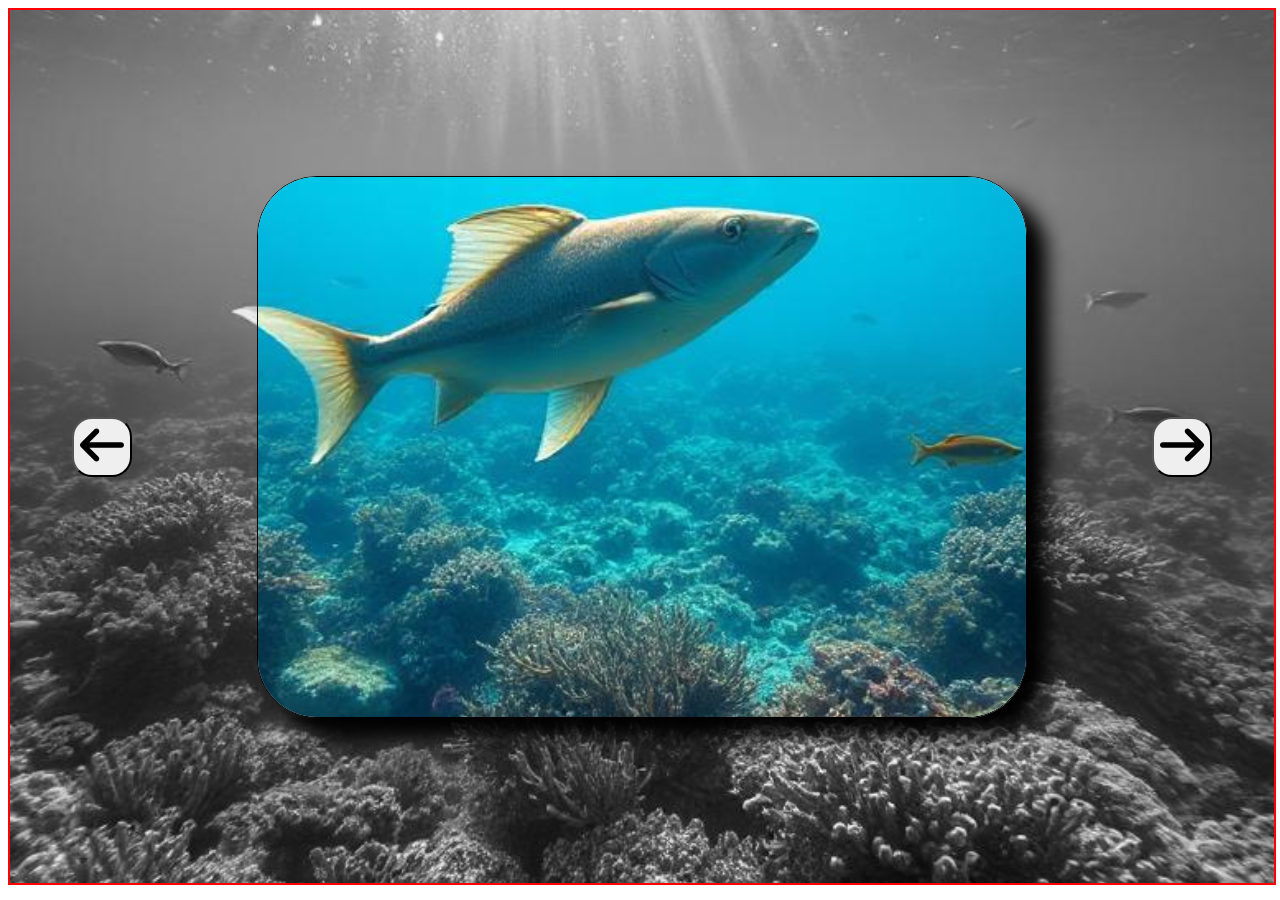
<file: Web_Components/Background Image Slider/index.html>
<!DOCTYPE html>
<html lang="en">
<head>
    <meta charset="UTF-8">
    <meta name="viewport" content="width=device-width, initial-scale=1.0">
    <meta name="author" content="RohitxThakare">
    <title>Background Image Slider</title>
    <link rel="stylesheet" href="style.css">
    <link rel="shortcut icon" href="images-icons/favicon.ico" type="image/x-icon">
</head>
<body>
    <div class="wrapper">
        <button class="btn left"><svg xmlns="http://www.w3.org/2000/svg" viewBox="0 0 512 512">
                <path
                    d="M9.4 233.4c-12.5 12.5-12.5 32.8 0 45.3l160 160c12.5 12.5 32.8 12.5 45.3 0s12.5-32.8 0-45.3L109.3 288 480 288c17.7 0 32-14.3 32-32s-14.3-32-32-32l-370.7 0 105.4-105.4c12.5-12.5 12.5-32.8 0-45.3s-32.8-12.5-45.3 0l-160 160z" />
            </svg></button>

        <div class="image-slider">
            <div class="slide active" style="background-image: url(images-icons/01.jpg);"></div>
            <div class="slide" style="background-image: url(images-icons/02.jpg);"></div>
            <div class="slide" style="background-image: url(images-icons/03.jpg);"></div>
            <div class="slide" style="background-image: url(images-icons/04.jpg);"></div>
            <div class="slide" style="background-image: url(images-icons/05.jpg);"></div>
        </div>

        <button class="btn right"><svg xmlns="http://www.w3.org/2000/svg" viewBox="0 0 512 512">
                <path
                    d="M502.6 278.6c12.5-12.5 12.5-32.8 0-45.3l-160-160c-12.5-12.5-32.8-12.5-45.3 0s-12.5 32.8 0 45.3L402.7 224 32 224c-17.7 0-32 14.3-32 32s14.3 32 32 32l370.7 0-105.4 105.4c-12.5 12.5-12.5 32.8 0 45.3s32.8 12.5 45.3 0l160-160z" />
            </svg></button>
    </div>

    <script src="script.js"></script>
</body>
</html>
</file>
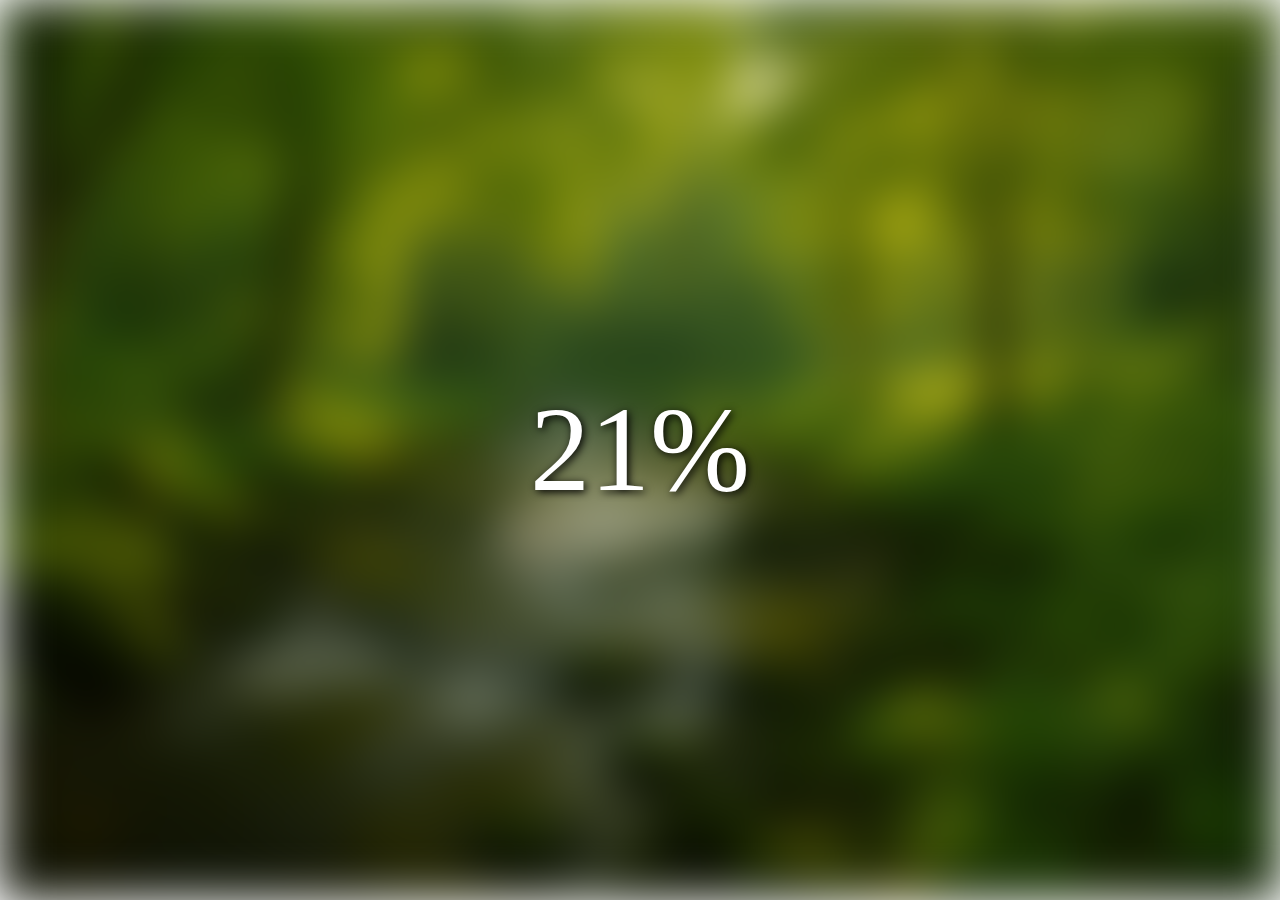
<file: Web_Components/Blurry Loading/index.html>
<!DOCTYPE html>
<html lang="en">

<head>
    <meta charset="UTF-8">
    <meta name="viewport" content="width=device-width, initial-scale=1.0">
    <meta name="author" content="RohitxThakare">
    <title>Blurry Loading</title>
    <link rel="stylesheet" href="style.css">
    <link rel="shortcut icon" href="images-icons/favicon.ico" type="image/x-icon">
</head>

<body>
    <div class="container">
        <img src="images-icons/nature.png" alt="lake" class="image">
        <div class="loading">0%</div>
    </div>
    <script src="script.js"></script>
</body>

</html>
</file>
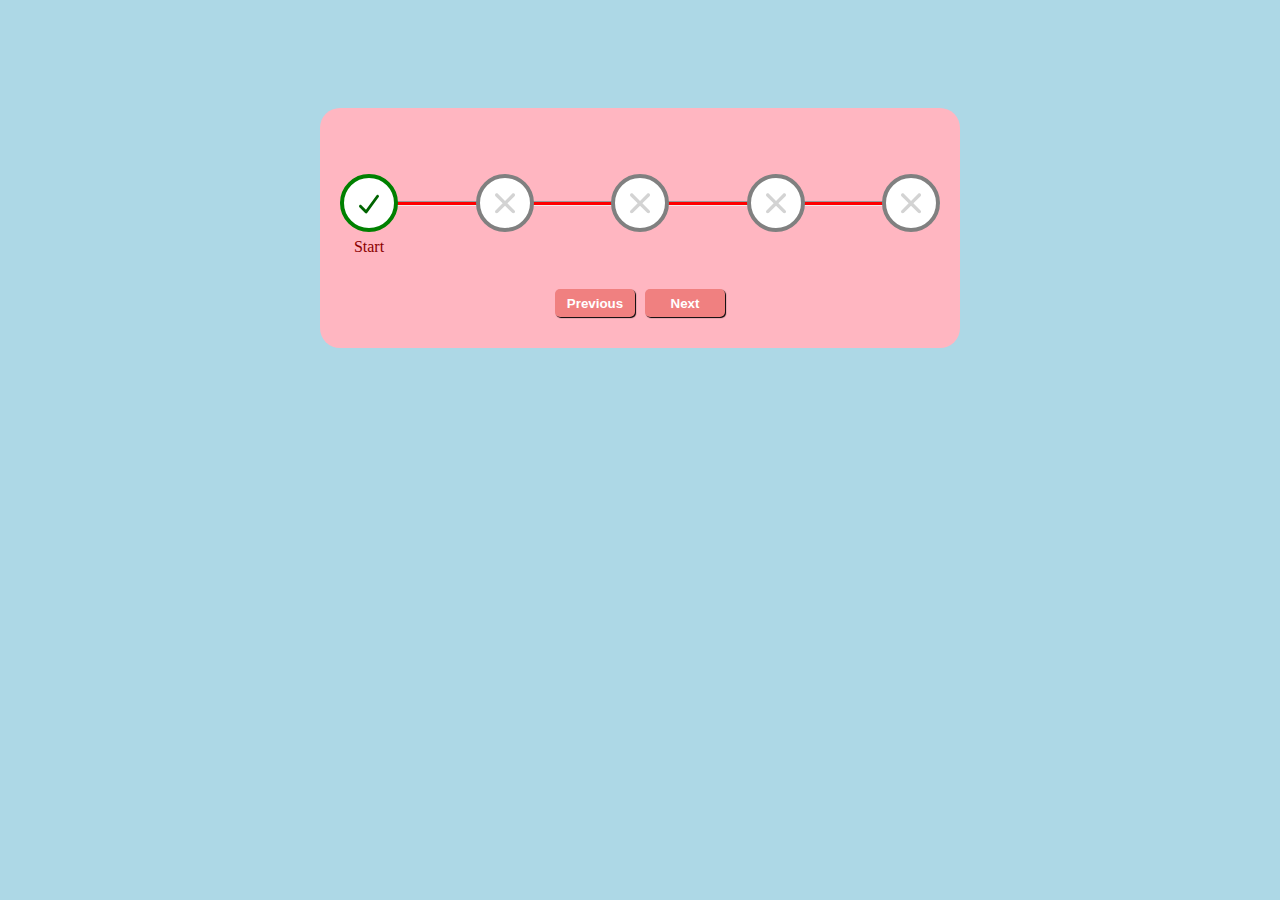
<file: Web_Components/Progress Steps/index.html>
<!DOCTYPE html>
<html lang="en">
<head>
    <meta charset="UTF-8">
    <meta name="viewport" content="width=device-width, initial-scale=1.0">
    <title>Document</title>
    <link rel="stylesheet" href="style.css">
</head>
<body>
    <div class="wrapper">
        <div class="progress">
            <hr class="backline">
            <hr class="frontline">
            <div class="step checked">
                <svg xmlns="http://www.w3.org/2000/svg" viewBox="0 0 448 512" width="20px" fill="darkgreen"><path d="M434.8 70.1c14.3 10.4 17.5 30.4 7.1 44.7l-256 352c-5.5 7.6-14 12.3-23.4 13.1s-18.5-2.7-25.1-9.3l-128-128c-12.5-12.5-12.5-32.8 0-45.3s32.8-12.5 45.3 0l101.5 101.5 234-321.7c10.4-14.3 30.4-17.5 44.7-7.1z"/></svg>
                <span>Start</span>
            </div>

            <div class="step">
                <svg xmlns="http://www.w3.org/2000/svg" viewBox="0 0 384 512" width="20px" fill="lightgrey"><path d="M55.1 73.4c-12.5-12.5-32.8-12.5-45.3 0s-12.5 32.8 0 45.3L147.2 256 9.9 393.4c-12.5 12.5-12.5 32.8 0 45.3s32.8 12.5 45.3 0L192.5 301.3 329.9 438.6c12.5 12.5 32.8 12.5 45.3 0s12.5-32.8 0-45.3L237.8 256 375.1 118.6c12.5-12.5 12.5-32.8 0-45.3s-32.8-12.5-45.3 0L192.5 210.7 55.1 73.4z"/></svg>
            </div>

            <div class="step">
                <svg xmlns="http://www.w3.org/2000/svg" viewBox="0 0 384 512" width="20px" fill="lightgrey"><path d="M55.1 73.4c-12.5-12.5-32.8-12.5-45.3 0s-12.5 32.8 0 45.3L147.2 256 9.9 393.4c-12.5 12.5-12.5 32.8 0 45.3s32.8 12.5 45.3 0L192.5 301.3 329.9 438.6c12.5 12.5 32.8 12.5 45.3 0s12.5-32.8 0-45.3L237.8 256 375.1 118.6c12.5-12.5 12.5-32.8 0-45.3s-32.8-12.5-45.3 0L192.5 210.7 55.1 73.4z"/></svg>
            </div>

            <div class="step">
                <svg xmlns="http://www.w3.org/2000/svg" viewBox="0 0 384 512" width="20px" fill="lightgrey"><path d="M55.1 73.4c-12.5-12.5-32.8-12.5-45.3 0s-12.5 32.8 0 45.3L147.2 256 9.9 393.4c-12.5 12.5-12.5 32.8 0 45.3s32.8 12.5 45.3 0L192.5 301.3 329.9 438.6c12.5 12.5 32.8 12.5 45.3 0s12.5-32.8 0-45.3L237.8 256 375.1 118.6c12.5-12.5 12.5-32.8 0-45.3s-32.8-12.5-45.3 0L192.5 210.7 55.1 73.4z"/></svg>
            </div>

            <div class="step">
                <svg xmlns="http://www.w3.org/2000/svg" viewBox="0 0 384 512" width="20px" fill="lightgrey"><path d="M55.1 73.4c-12.5-12.5-32.8-12.5-45.3 0s-12.5 32.8 0 45.3L147.2 256 9.9 393.4c-12.5 12.5-12.5 32.8 0 45.3s32.8 12.5 45.3 0L192.5 301.3 329.9 438.6c12.5 12.5 32.8 12.5 45.3 0s12.5-32.8 0-45.3L237.8 256 375.1 118.6c12.5-12.5 12.5-32.8 0-45.3s-32.8-12.5-45.3 0L192.5 210.7 55.1 73.4z"/></svg>
            </div>
        </div>

        <div class="btns">
            <button class="prev btn">Previous</button>
            <button class="next btn">Next</button>
        </div>
    </div>

    <script src="script.js"></script>
</body>
</html>
</file>
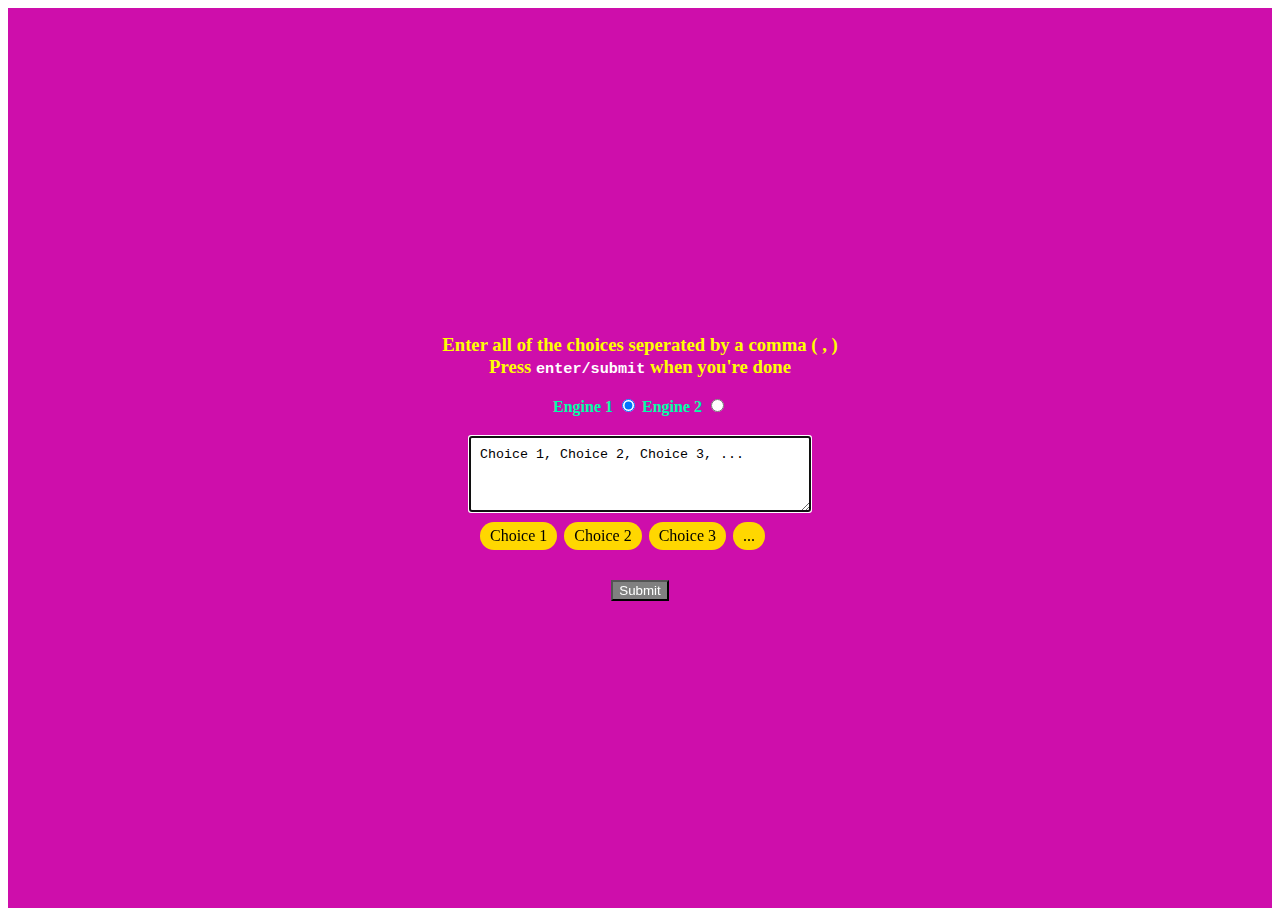
<file: Web_Components/Random Choice Picker/index.html>
<!DOCTYPE html>
<html lang="en">

<head>
    <meta charset="UTF-8">
    <meta name="viewport" content="width=device-width, initial-scale=1.0">
    <meta name="author" content="RohitxThakare">
    <title>Random Choice Picker</title>
    <link rel="stylesheet" href="style.css">
    <link rel="shortcut icon" href="images-icons/favicon.ico" type="image/x-icon">
</head>

<body>
    <div class="container">
        <h3>Enter all of the choices seperated by a comma ( , )
            <br>
            Press <kbd style="color:white;">enter/submit</kbd> when you're done
        </h3>
        <div class="engines">
            <label for="e1">Engine 1</label>
            <input type="radio" name="engine" id="e1" value="1" checked>
            <label for="e2">Engine 2</label>
            <input type="radio" name="engine" id="e2" value="2">
        </div>
        <textarea name="Choices" id="textarea">Choice 1, Choice 2, Choice 3, ...</textarea>
        <div class="tag-container"></div>
        <button type="submit" class="btn">Submit</button>
    </div>

    <script src="script.js"></script>
</body>

</html>
</file>
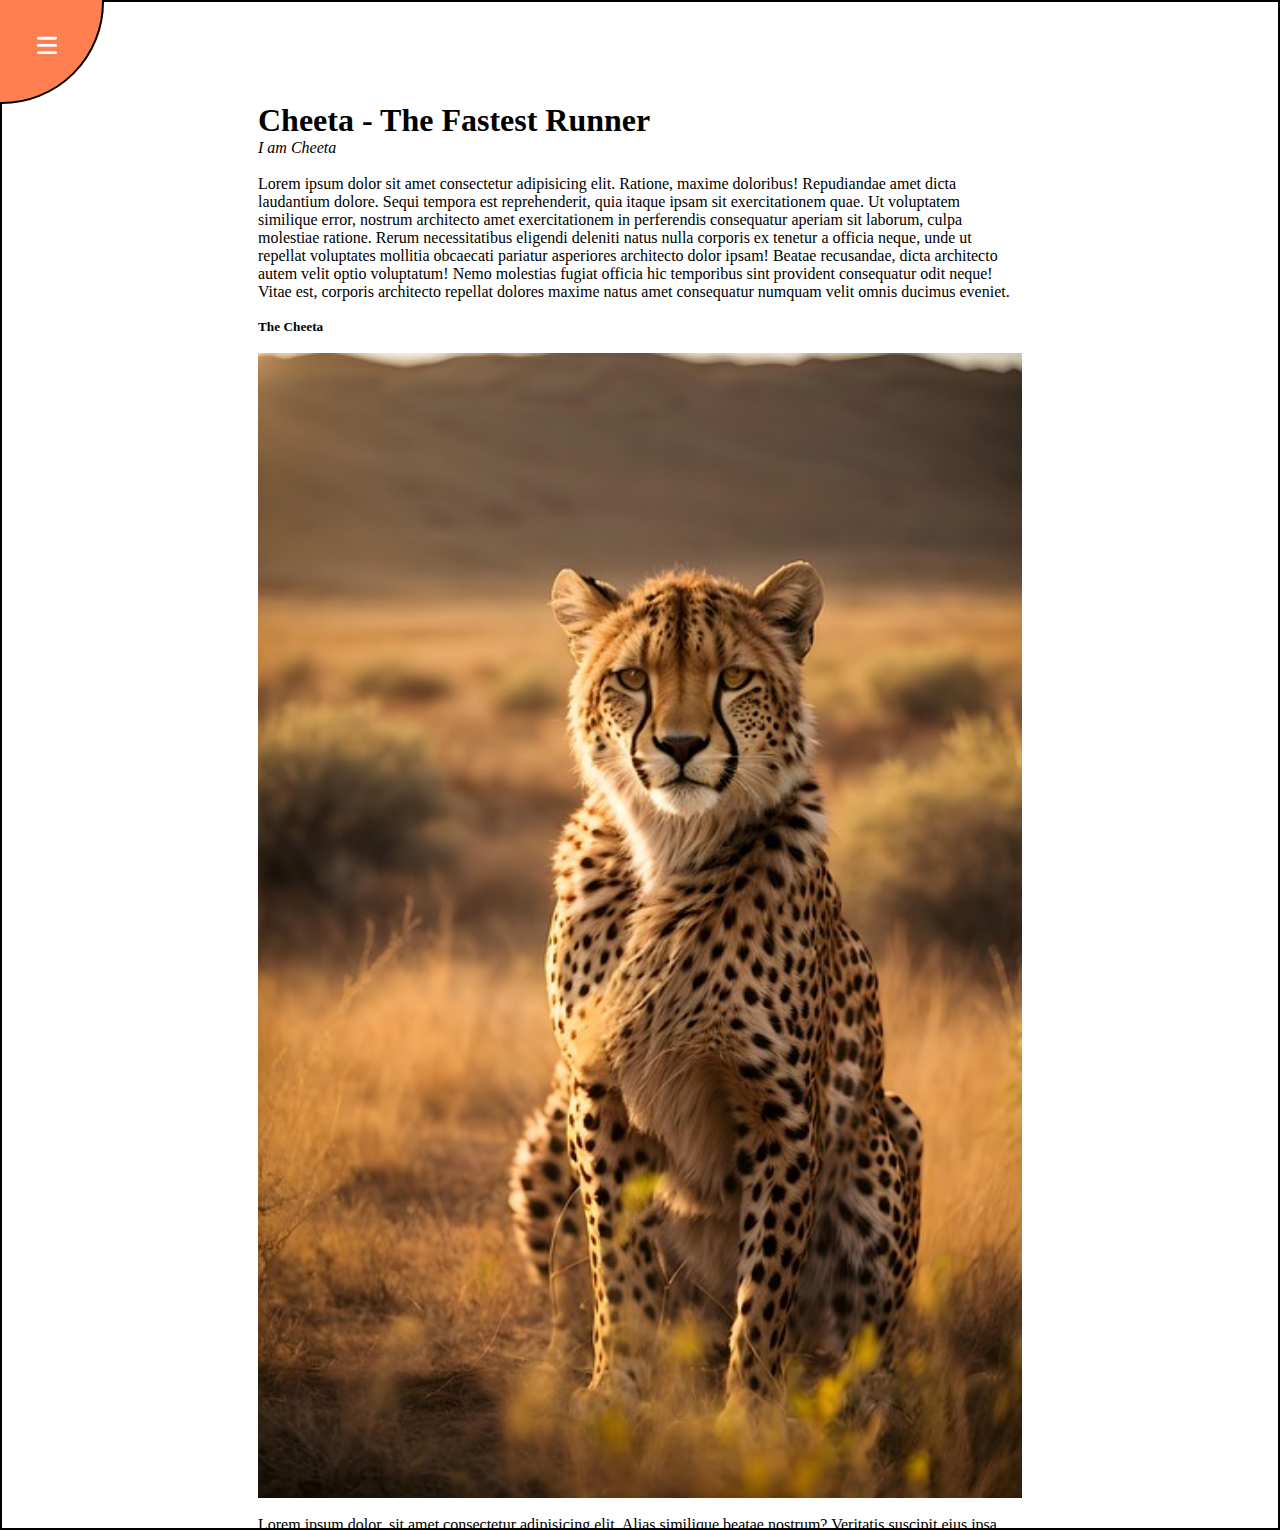
<file: Web_Components/Rotating Navigation/index.html>
<!DOCTYPE html>
<html lang="en">

<head>
    <meta charset="UTF-8">
    <meta name="viewport" content="width=device-width, initial-scale=1.0, maximum-scale=1.0, user-scalable=no">
    <meta name="author" content="RohitxThakare">
    <title>Rotating Navigation</title>
    <link rel="stylesheet" href="style.css">
</head>

<body>
    <div class="hamburger">
        <button class="open"><svg xmlns="http://www.w3.org/2000/svg" viewBox="0 0 448 512" width="20px" fill="white">
                <path
                    d="M0 96C0 78.3 14.3 64 32 64l384 0c17.7 0 32 14.3 32 32s-14.3 32-32 32L32 128C14.3 128 0 113.7 0 96zM0 256c0-17.7 14.3-32 32-32l384 0c17.7 0 32 14.3 32 32s-14.3 32-32 32L32 288c-17.7 0-32-14.3-32-32zM448 416c0 17.7-14.3 32-32 32L32 448c-17.7 0-32-14.3-32-32s14.3-32 32-32l384 0c17.7 0 32 14.3 32 32z" />
            </svg></button>

        <button class="close"><svg xmlns="http://www.w3.org/2000/svg" viewBox="0 0 384 512" width="20px" fill="white">
                <path
                    d="M55.1 73.4c-12.5-12.5-32.8-12.5-45.3 0s-12.5 32.8 0 45.3L147.2 256 9.9 393.4c-12.5 12.5-12.5 32.8 0 45.3s32.8 12.5 45.3 0L192.5 301.3 329.9 438.6c12.5 12.5 32.8 12.5 45.3 0s12.5-32.8 0-45.3L237.8 256 375.1 118.6c12.5-12.5 12.5-32.8 0-45.3s-32.8-12.5-45.3 0L192.5 210.7 55.1 73.4z" />
            </svg></button>
    </div>

    <nav>
        <ul>
            <li><a href="#"><svg xmlns="http://www.w3.org/2000/svg" viewBox="0 0 512 512" width="20px" fill="white">
                    <path
                        d="M277.8 8.6c-12.3-11.4-31.3-11.4-43.5 0l-224 208c-9.6 9-12.8 22.9-8 35.1S18.8 272 32 272l16 0 0 176c0 35.3 28.7 64 64 64l288 0c35.3 0 64-28.7 64-64l0-176 16 0c13.2 0 25-8.1 29.8-20.3s1.6-26.2-8-35.1l-224-208zM240 320l32 0c26.5 0 48 21.5 48 48l0 96-128 0 0-96c0-26.5 21.5-48 48-48z" />
                </svg> <small>HOME</small></a></li>

            <li style="margin-left: 30px;"><a href="#"><svg xmlns="http://www.w3.org/2000/svg" viewBox="0 0 448 512" width="20px" fill="white">
                    <path
                        d="M224 248a120 120 0 1 0 0-240 120 120 0 1 0 0 240zm-29.7 56C95.8 304 16 383.8 16 482.3 16 498.7 29.3 512 45.7 512l356.6 0c16.4 0 29.7-13.3 29.7-29.7 0-98.5-79.8-178.3-178.3-178.3l-59.4 0z" />
                </svg> <small>ABOUT</small></a></li>

            <li style="margin-left: 60px;"><a href="#"><svg xmlns="http://www.w3.org/2000/svg" viewBox="0 0 512 512" width="20px" fill="white">
                    <path
                        d="M48 64c-26.5 0-48 21.5-48 48 0 15.1 7.1 29.3 19.2 38.4l208 156c17.1 12.8 40.5 12.8 57.6 0l208-156c12.1-9.1 19.2-23.3 19.2-38.4 0-26.5-21.5-48-48-48L48 64zM0 196L0 384c0 35.3 28.7 64 64 64l384 0c35.3 0 64-28.7 64-64l0-188-198.4 148.8c-34.1 25.6-81.1 25.6-115.2 0L0 196z" />
                </svg> <small>CONTACT</small></a></li>
        </ul>
    </nav>

    <div class="content">
        <h1>Cheeta - The Fastest Runner</h1>
        <i>I am Cheeta</i>

        <br>

        <p>Lorem ipsum dolor sit amet consectetur adipisicing elit. Ratione, maxime doloribus! Repudiandae amet dicta
            laudantium dolore. Sequi tempora est reprehenderit, quia itaque ipsam sit exercitationem quae. Ut voluptatem
            similique error, nostrum architecto amet exercitationem in perferendis consequatur aperiam sit laborum,
            culpa molestiae ratione. Rerum necessitatibus eligendi deleniti natus nulla corporis ex tenetur a officia
            neque, unde ut repellat voluptates mollitia obcaecati pariatur asperiores architecto dolor ipsam! Beatae
            recusandae, dicta architecto autem velit optio voluptatum! Nemo molestias fugiat officia hic temporibus sint
            provident consequatur odit neque! Vitae est, corporis architecto repellat dolores maxime natus amet
            consequatur numquam velit omnis ducimus eveniet.</p>

        <br>
        <h5>The Cheeta</h5>
        <br>

        <img src="images/cheeta.jpg" alt="Cheeta">
        <!-- <img src="images/cheetah.jpg" alt="Cheetah"> -->
        <br>

        <p>Lorem ipsum dolor, sit amet consectetur adipisicing elit. Alias similique beatae nostrum? Veritatis suscipit
            eius ipsa distinctio exercitationem, tenetur aperiam eveniet repellat harum voluptatibus magnam hic quam
            illum saepe blanditiis at quos esse alias praesentium iusto est dolorum? Tenetur, maxime repellendus dolores
            tempora consequuntur saepe corrupti quisquam, repellat harum reiciendis blanditiis consequatur soluta?
            Reprehenderit beatae dolore iure magnam ipsam ea quasi, temporibus maiores facilis velit placeat deserunt
            facere et animi odit iste veniam nihil inventore ipsum molestias accusamus sequi. Distinctio modi quaerat
            enim? Aliquid est voluptatum voluptate pariatur dignissimos. Facere necessitatibus ab ad ut quia soluta esse
            ratione, recusandae veniam.</p>
    </div>

    <script src="script.js"></script>
</body>

</html>
</file>
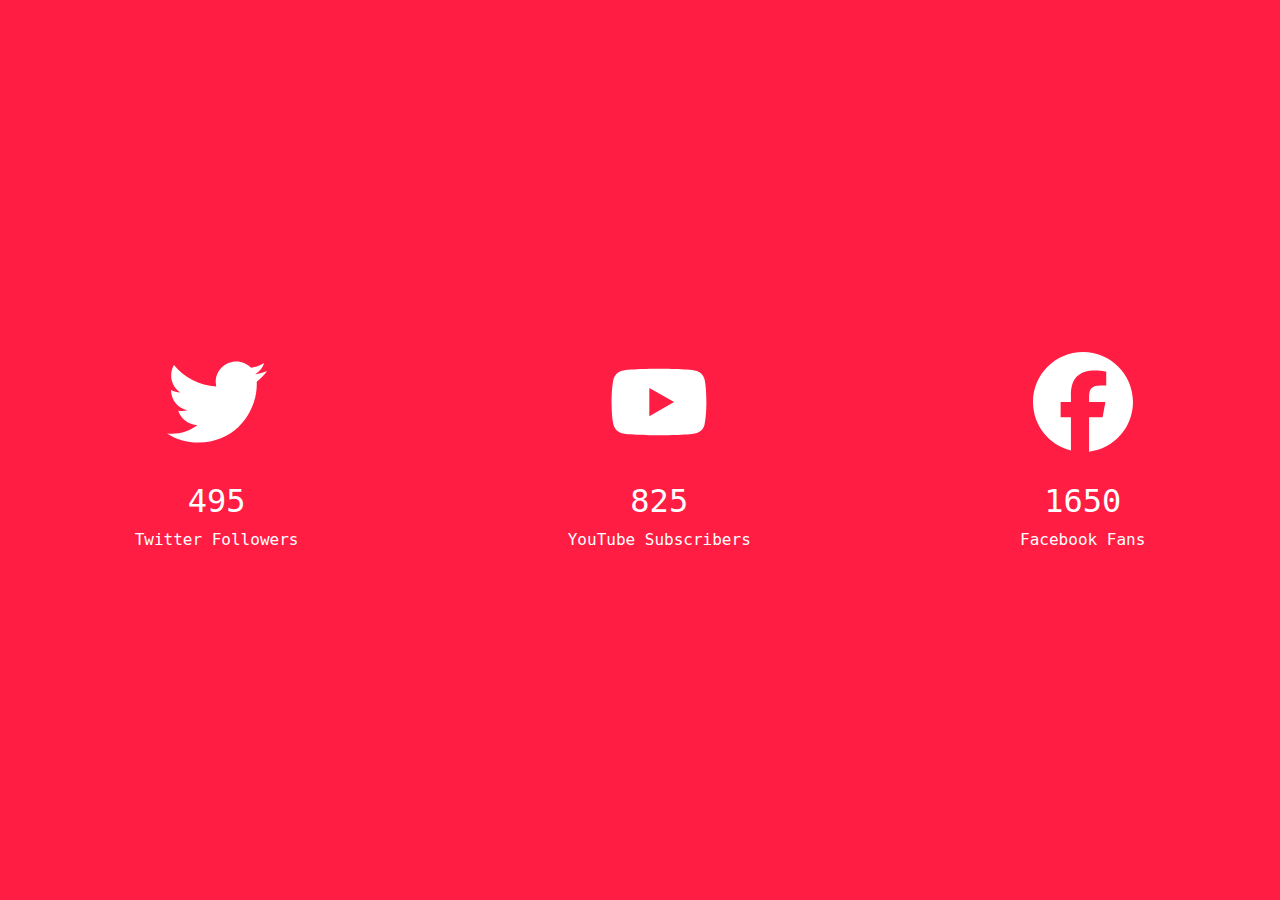
<file: Web_Components/Social Counter Increment/index.html>
<!DOCTYPE html>
<html lang="en">
<head>
    <meta charset="UTF-8">
    <meta name="viewport" content="width=device-width, initial-scale=1.0">
    <meta name="author" content="RohitxThakare">
    <title>Social Counter Increment</title>
    <link rel="stylesheet" href="style.css">
    <link rel="shortcut icon" href="images-icons/favicon.ico" type="image/x-icon">
</head>
<body>
    <div class="container">
        <div class="counter">
            <svg xmlns="http://www.w3.org/2000/svg" viewBox="0 0 512 512" fill="white" width="100px" height="100px"><path d="M459.4 151.7c.3 4.5 .3 9.1 .3 13.6 0 138.7-105.6 298.6-298.6 298.6-59.5 0-114.7-17.2-161.1-47.1 8.4 1 16.6 1.3 25.3 1.3 49.1 0 94.2-16.6 130.3-44.8-46.1-1-84.8-31.2-98.1-72.8 6.5 1 13 1.6 19.8 1.6 9.4 0 18.8-1.3 27.6-3.6-48.1-9.7-84.1-52-84.1-103l0-1.3c14 7.8 30.2 12.7 47.4 13.3-28.3-18.8-46.8-51-46.8-87.4 0-19.5 5.2-37.4 14.3-53 51.7 63.7 129.3 105.3 216.4 109.8-1.6-7.8-2.6-15.9-2.6-24 0-57.8 46.8-104.9 104.9-104.9 30.2 0 57.5 12.7 76.7 33.1 23.7-4.5 46.5-13.3 66.6-25.3-7.8 24.4-24.4 44.8-46.1 57.8 21.1-2.3 41.6-8.1 60.4-16.2-14.3 20.8-32.2 39.3-52.6 54.3z"/></svg>

            <div class="values" data-target="500">0</div>
            <div>Twitter Followers</div>
        </div>

        <div class="counter">
            <svg xmlns="http://www.w3.org/2000/svg" viewBox="0 0 576 512" fill="white" width="100px" height="100px"><path d="M549.7 124.1C543.5 100.4 524.9 81.8 501.4 75.5 458.9 64 288.1 64 288.1 64S117.3 64 74.7 75.5C51.2 81.8 32.7 100.4 26.4 124.1 15 167 15 256.4 15 256.4s0 89.4 11.4 132.3c6.3 23.6 24.8 41.5 48.3 47.8 42.6 11.5 213.4 11.5 213.4 11.5s170.8 0 213.4-11.5c23.5-6.3 42-24.2 48.3-47.8 11.4-42.9 11.4-132.3 11.4-132.3s0-89.4-11.4-132.3zM232.2 337.6l0-162.4 142.7 81.2-142.7 81.2z"/></svg>

            <div class="values" data-target="1000">0</div>
            <div>YouTube Subscribers</div>
        </div>
        
        <div class="counter">
            <svg xmlns="http://www.w3.org/2000/svg" viewBox="0 0 512 512" fill="white" width="100px" height="100px"><path d="M512 256C512 114.6 397.4 0 256 0S0 114.6 0 256C0 376 82.7 476.8 194.2 504.5l0-170.3-52.8 0 0-78.2 52.8 0 0-33.7c0-87.1 39.4-127.5 125-127.5 16.2 0 44.2 3.2 55.7 6.4l0 70.8c-6-.6-16.5-1-29.6-1-42 0-58.2 15.9-58.2 57.2l0 27.8 83.6 0-14.4 78.2-69.3 0 0 175.9C413.8 494.8 512 386.9 512 256z"/></svg>
            
            <div class="values" data-target="2000">0</div>
            <div>Facebook Fans</div>
        </div>
    </div>

    <script src="script.js"></script>
</body>
</html>
</file>
<file: Web_Components/Background Image Slider/style.css>
.wrapper {
            border: 2px solid red;
            width: 100%;
            height: 97vh;
            background: #000000 url(images-icons/01.jpg) center center/cover;
            background-blend-mode: luminosity;

            display: flex;
            justify-content: space-around;
            align-items: center;

            transition: background-image 0.4s ease-in;
        }

        .image-slider {
            width: 60vw;
            height: 60vh;

            position: relative;
            overflow: hidden;

            border: 1px solid black;
            border-radius: 60px;

            box-shadow: 20px 18px 20px 0px black;
        }

        .slide {
            width: 99vw;
            height: 97vh;

            background: lightblue center center/cover;

            position: absolute;
            top: 50%;
            left: 50%;
            transform: translate(-50%, -50%);

            opacity: 0;

            transition: opacity 0.2s ease;
        }

        .active {
            opacity: 1;
            z-index: 1;
        }

        .btn {
            width: 60px;
            height: 60px;

            border-radius: 20px;
        }
</file>
<file: Web_Components/Blurry Loading/style.css>
/* prevents the vertical scrolling */
* {
    margin: 0;
    padding: 0;
}

.container {
    box-sizing: border-box;
    width: 100%;
    height: 100vh;
    position: relative;

    /* this can also remove vertical and horizontal scrollbars */
    /* overflow: hidden; */

    /* can also used to make loading center instead of left right*/
    /* display: flex;
    justify-content: center;
    align-items: center; */
}

.image {
    width: 100%;
    height: 100%;
    object-fit: cover;

    /* this removes vertical and horizontal scrollbars */
    display: block;

    filter: blur(30px);
}

.loading {
    margin: 0;
    padding: 0;
    position: absolute;
    top: 50%;
    left: 50%;
    transform: translate(-50%, -50%);
    font-size: 120px;
    color: rgb(255, 255, 255);

    filter: opacity(1);
    filter: drop-shadow(2px 2px 4px black);
}
</file>
<file: Web_Components/Progress Steps/style.css>
body {
    background-color: lightblue;
    display: flex;
    justify-content: center;
}

.wrapper {
    padding: 20px;
    margin-top: 100px;
    border-radius: 20px;
    background-color: lightpink;

}

.progress {
    width: 600px;
    height: 150px;
    display: flex;
    justify-content: space-between;
    align-items: center;
    position: relative;
}

.backline {
    box-sizing: border-box;
    width: 100%;
    height: 5px;
    background-color: red;
    position: absolute;
}

.frontline {
    box-sizing: border-box;
    width: 0%;
    height: 5px;
    background-color: blue;
    position: absolute;
    transition: width .1s ease-in-out;
}

.step {
    width: 50px;
    height: 50px;
    background-color: white;
    border: 4px solid grey;
    border-radius: 50%;
    display: flex;
    justify-content: center;
    align-items: center;
    z-index: 1;
    transition: border-color .3s ease-in-out;
}

.step.checked {
    border-color: green;
}

.step > span {
    position: absolute;
    top: 110px;
    color: darkred;
}

.btns {
    height: 50px;
    display: flex;
    justify-content: center;
    align-items: center;
}

.btn {
    margin: 5px;
    width: 80px;
    height: 28px;
    border-radius: 5px;
    border: none;
    background-color: lightcoral;
    color: white;
    font-weight: bold;
    box-shadow:1px 1px 1px 0px black;
}

.btn:hover {
    opacity: 0.9;
}

.btn:active {
    transform: scale(.98);
}


@media  screen and (max-width: 800px) {
   .progress {
    width: 80vw;
   }
}

@media  screen and (max-width: 500px) {
   .step {
    width: 30px;
    height: 30px;
   }
   
   .step > span {
    top: 100px;
   }
}
</file>
<file: Web_Components/Random Choice Picker/style.css>
.container {
    height: 100vh;
    display: flex;
    flex-direction: column;
    justify-content: center;
    align-items: center;
    background-color: rgb(206, 14, 171);
}

.container h3 {
    text-align: center;
    color: yellow;
}

.engines {
    color: #00ffa8;
    font-weight: bold;
    margin: 0 0 20px;
}

#textarea {
    width: 20rem;
    height: 6%;
    padding: 10px;
}

.tag-container {
    width: 20rem;
    margin: 10px 0;
}

.tag {
    display: inline-block;
    margin: 0 7px 10px 0;
    padding: 5px 10px;
    background-color: gold;
    border-radius: 25px;
}

.btn {
    margin: 10px 0 0;
    background-color: gray;
    color: white;
    cursor: pointer;
}

.highlight {
    background-color: lightblue;
}

.final {
    background-color: white;
    transform: scale(1.13);
    transition: transform 0.6s ease;
}
</file>
<file: Web_Components/Rotating Navigation/style.css>
* {
    padding: 0;
    margin: 0;
}

body {
    overflow-y: hidden;
    overflow-x: hidden;

    background-color: #333;
    position: relative;
    /* height is required */
    height: 100vh;
}

.hamburger {
    border: 2px solid black;
    border-radius: 50%;
    width: 200px;
    height: 200px;
    background-color: coral;

    position: absolute;
    top: -100px;
    left: -100px;
    z-index: 1;

    transition: transform 1s ease-in-out;
}

.open {
    position: absolute;
    right: 45px;
    bottom: 45px;
}

.close {
    position: absolute;
    left: 45px;
    bottom: 45px;
}

.open,
.close {
    background-color: transparent;
    border: none;
    display: flex;
    justify-content: center;
    align-items: center;
    cursor: pointer;
}

nav {
    width: 200px;
    position: absolute;
    bottom: 50px;
    left: 20px;
}

nav>ul>li {
    list-style: none;
    transform: translateX(-100%);
    transition: transform 1s ease-in-out;
}

nav>ul>li+li {
    transform: translateX(-150%);
}

nav>ul>li+li+li {
    transform: translateX(-200%);
}

nav>ul>li>a {
    text-decoration: none;
    margin: 20px;
    color: white;
    display: flex;
    align-items: center;
}

nav>ul>li>a>small {
    padding-left: 10px;
}

.content {
    padding: 100px 20vw 600px;
    box-sizing: border-box;
    width: 100vw;
    height: 170vh;
    border: 2px solid black;
    background-color: white;
    overflow-y: auto;
    display: flex;
    flex-direction: column;

    position: absolute;
    top: 0;

    transform-origin: 0 0;
    transition: transform 1.2s ease, padding-bottom 1s ease 1.2s;


}

.hamburger.start {
    transform: rotate(-90deg);
}

nav.start>ul>li {
    list-style: none;
    transform: translateX(0);
}

.content.start {
    padding: 100px 20vw 50px;
    transform: rotate(-20deg);
}

@media screen and (max-width: 600px) {
    nav {
        bottom: 90px;
        left: 15px;
    }

    .content.start {
        padding: 100px 20vw 600px;
        transform: rotate(-20deg);
    }
}
</file>
<file: Web_Components/Social Counter Increment/style.css>
* {
    margin: 0;
    padding: 0;
}

.container {
    height: 100vh;
    background-color: rgb(255, 29, 67);

    display: flex;
    justify-content: space-around;
    align-items: center;
}

.counter {
    margin: 10px;

    display: flex;
    flex-direction: column;
    align-items: center;
    justify-content: center;
}

.counter>div {
    margin-top: 10px;
    font-family: monospace;
    font-size: 1rem;
    color: white;

    display: flex;
    justify-content: center;
    align-items: center;
    text-align: center;
}

.counter > .values {
    margin-top: 30px;
    font-size: 2rem;
}

@media screen and (max-width: 600px) {
    .container {
        flex-direction: column;
    }
}
</file>
